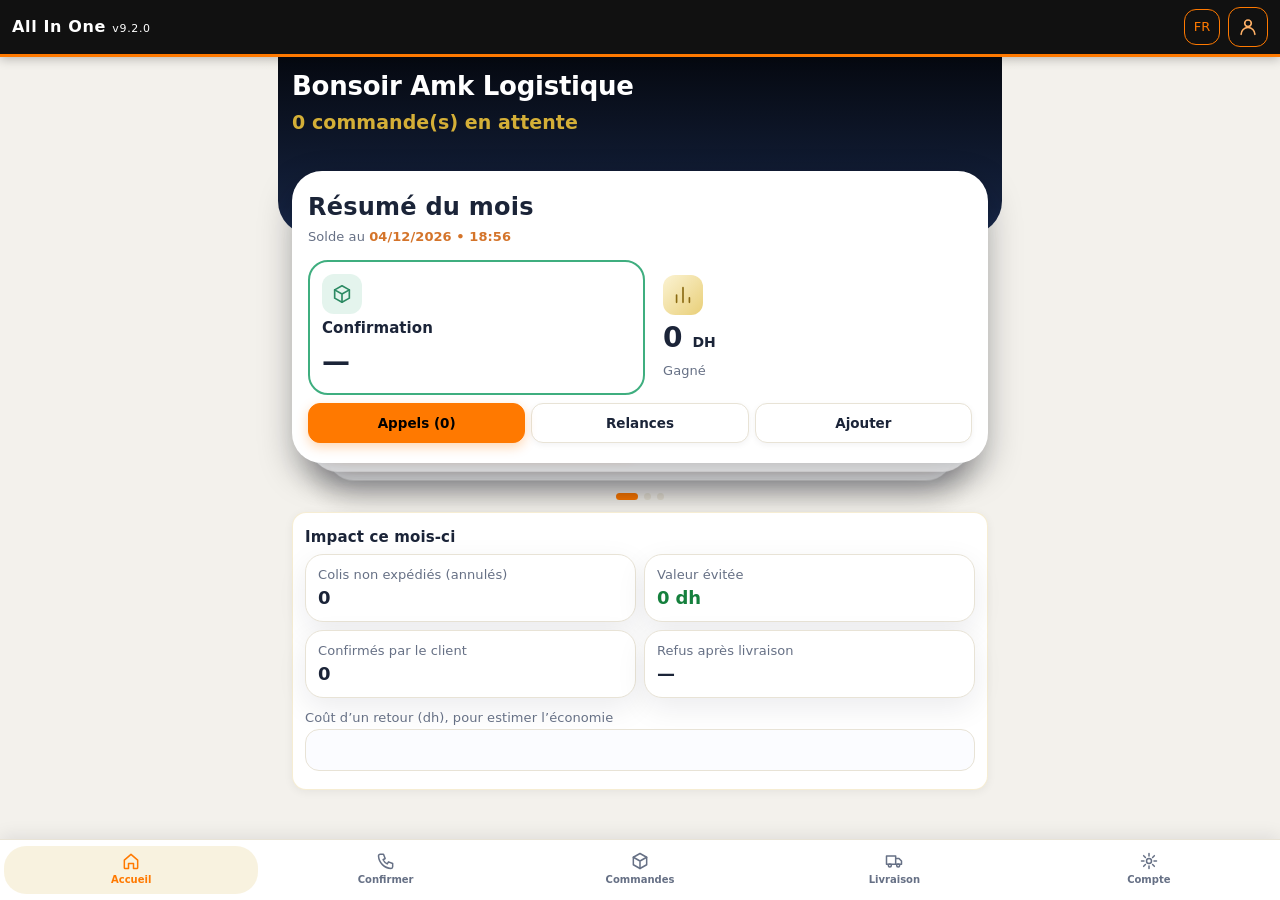
<file: index.html>
<!DOCTYPE html>
<html lang="fr"><head><meta charset="utf-8">
<meta name="viewport" content="width=device-width, initial-scale=1, viewport-fit=cover">
<title>All In One · Amk Logistique</title>
<link rel="manifest" href="manifest.webmanifest">
<meta name="theme-color" content="#14213d">
<link rel="icon" href="icon-192.png">
<link rel="apple-touch-icon" href="icon-192.png">
<link rel="stylesheet" href="styles.css"></head>
<body>
<header><h1>All In One <small id="ver"></small></h1><button id="hl" data-act="lang" aria-label="Langue">FR</button><button data-act="tab" data-v="set" aria-label="Réglages" id="hs"></button></header>
<div id="app"></div><div id="dl"></div>
<nav id="nav"></nav>
<script src="app.js"></script>
<script src="cloud.js"></script>
</body></html>
</file>
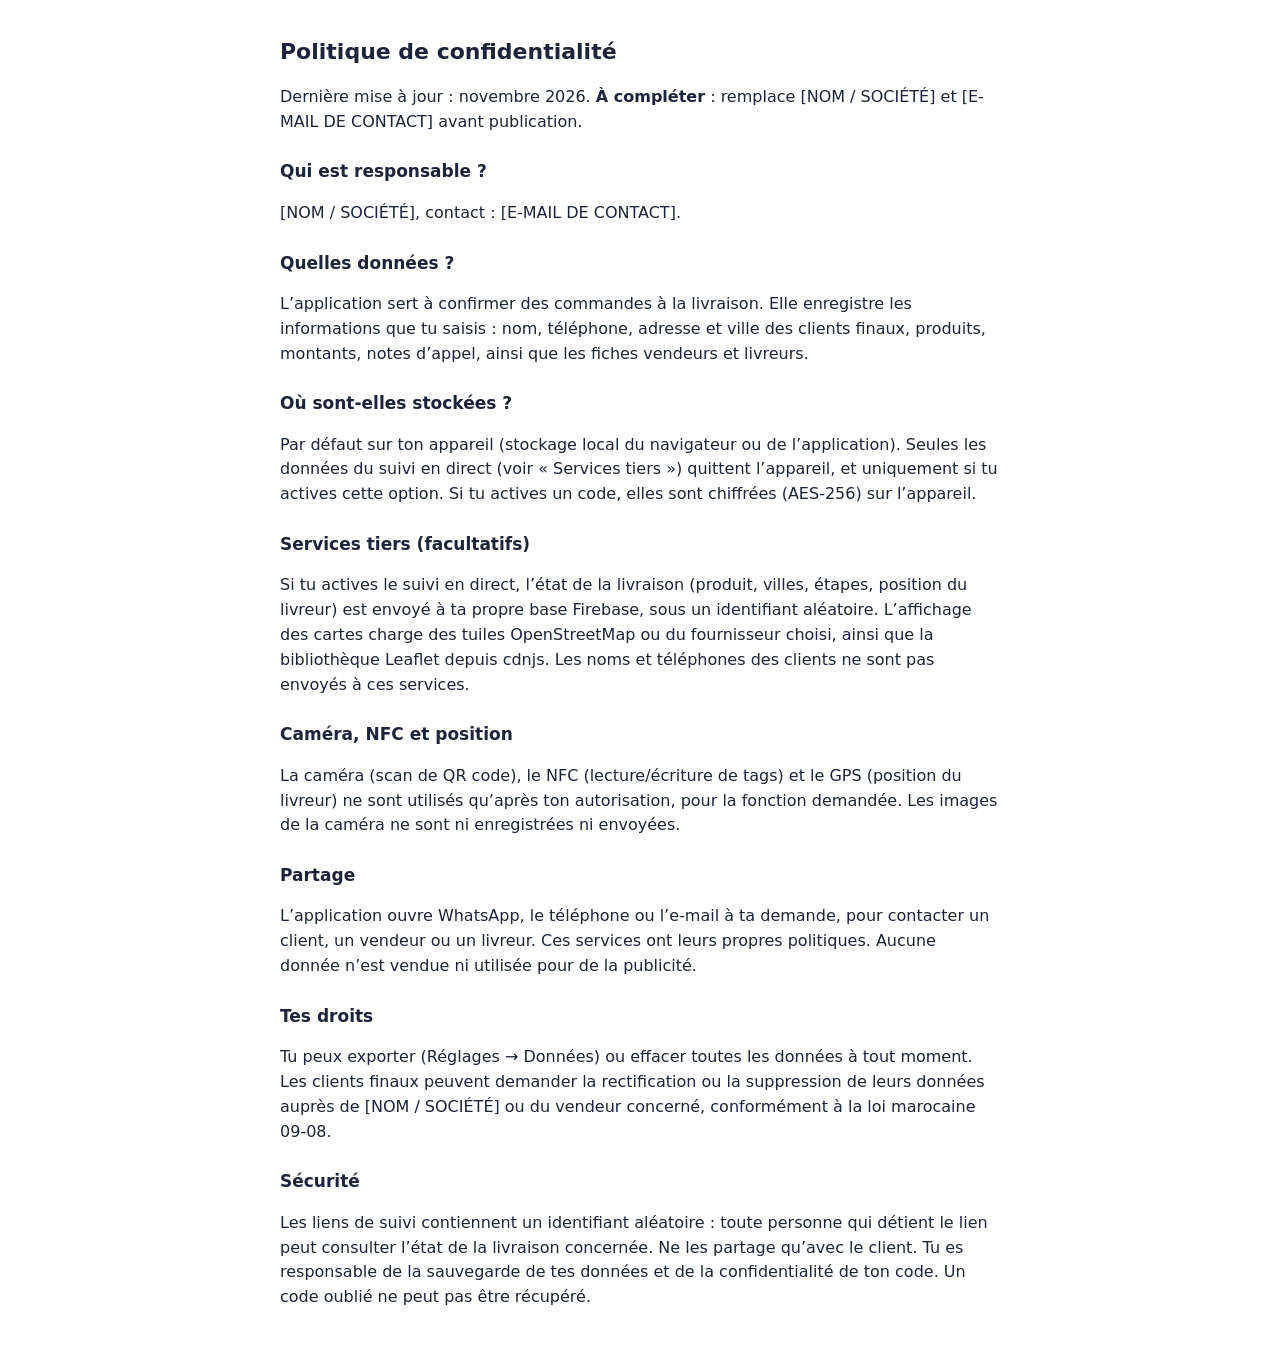
<file: privacy.html>
<!DOCTYPE html><html lang="fr"><head><meta charset="utf-8"><meta name="viewport" content="width=device-width,initial-scale=1"><title>Politique de confidentialité – Confirmation COD</title>
<style>body{font:16px/1.55 system-ui,sans-serif;max-width:720px;margin:0 auto;padding:20px;color:#1b2438}h1{font-size:22px}h2{font-size:17px;margin-top:24px}</style></head><body>
<h1>Politique de confidentialité</h1>
<p>Dernière mise à jour : novembre 2026. <b>À compléter</b> : remplace [NOM / SOCIÉTÉ] et [E-MAIL DE CONTACT] avant publication.</p>
<h2>Qui est responsable ?</h2><p>[NOM / SOCIÉTÉ], contact : [E-MAIL DE CONTACT].</p>
<h2>Quelles données ?</h2><p>L’application sert à confirmer des commandes à la livraison. Elle enregistre les informations que tu saisis : nom, téléphone, adresse et ville des clients finaux, produits, montants, notes d’appel, ainsi que les fiches vendeurs et livreurs.</p>
<h2>Où sont-elles stockées ?</h2><p>Par défaut sur ton appareil (stockage local du navigateur ou de l’application). Seules les données du suivi en direct (voir « Services tiers ») quittent l’appareil, et uniquement si tu actives cette option. Si tu actives un code, elles sont chiffrées (AES-256) sur l’appareil.</p>
<h2>Services tiers (facultatifs)</h2><p>Si tu actives le suivi en direct, l’état de la livraison (produit, villes, étapes, position du livreur) est envoyé à ta propre base Firebase, sous un identifiant aléatoire. L’affichage des cartes charge des tuiles OpenStreetMap ou du fournisseur choisi, ainsi que la bibliothèque Leaflet depuis cdnjs. Les noms et téléphones des clients ne sont pas envoyés à ces services.</p><h2>Caméra, NFC et position</h2><p>La caméra (scan de QR code), le NFC (lecture/écriture de tags) et le GPS (position du livreur) ne sont utilisés qu’après ton autorisation, pour la fonction demandée. Les images de la caméra ne sont ni enregistrées ni envoyées.</p><h2>Partage</h2><p>L’application ouvre WhatsApp, le téléphone ou l’e-mail à ta demande, pour contacter un client, un vendeur ou un livreur. Ces services ont leurs propres politiques. Aucune donnée n’est vendue ni utilisée pour de la publicité.</p>
<h2>Tes droits</h2><p>Tu peux exporter (Réglages → Données) ou effacer toutes les données à tout moment. Les clients finaux peuvent demander la rectification ou la suppression de leurs données auprès de [NOM / SOCIÉTÉ] ou du vendeur concerné, conformément à la loi marocaine 09-08.</p>
<h2>Sécurité</h2><p>Les liens de suivi contiennent un identifiant aléatoire : toute personne qui détient le lien peut consulter l’état de la livraison concernée. Ne les partage qu’avec le client. Tu es responsable de la sauvegarde de tes données et de la confidentialité de ton code. Un code oublié ne peut pas être récupéré.</p>
</body></html>
</file>
<file: styles.css>
/* Confirmation COD 7.6.0 - styles */
:root{--bg:#f4f7fc;--card:#fff;--tx:#1b2438;--mut:#667085;--br:#e3e8f2;--ac:#14213d;--gold:#d4af37;--gold2:#f6dc85;--ok:#15803d;--okbg:#e3f6ea;--ko:#b42318;--kobg:#fdeaea;--wa:#8a6a12;--wabg:#fff4d6;--in:#fbfcff}
@media (prefers-color-scheme:dark){:root{--bg:#0b0f1a;--card:#121a2b;--tx:#eef1f7;--mut:#9aa6bd;--br:#25304a;--ac:#f6dc85;--ok:#5fe3a1;--okbg:#0f3a2a;--ko:#ff9a9a;--kobg:#4a1717;--wa:#f4d77a;--wabg:#3b2f0a;--in:#0e1524}}
*{box-sizing:border-box}
html,body{margin:0}
body{background:var(--bg);color:var(--tx);font:15px/1.4 -apple-system,"Segoe UI",system-ui,Roboto,Arial,sans-serif;padding:0 0 calc(76px + env(safe-area-inset-bottom,0px));-webkit-font-smoothing:antialiased}
header{position:sticky;top:0;z-index:20;display:flex;align-items:center;gap:10px;padding:calc(10px + env(safe-area-inset-top,0px)) 14px 10px;background:var(--card);border-bottom:1px solid var(--br)}
header h1{flex:1;margin:0;font-size:17px;color:var(--tx)}
header h1 small{color:var(--mut);font-weight:400;font-size:11px}
header button{border:1px solid var(--br);background:var(--card);color:var(--tx);border-radius:10px;min-width:40px;min-height:40px;font:inherit;font-size:13px;cursor:pointer}
#app{max-width:760px;margin:0 auto;padding:12px 14px}
h2{font-size:16px;margin:4px 0 8px}
.mut{color:var(--mut);font-size:13px}
.card{background:var(--card);border:1px solid var(--br);border-radius:16px;padding:14px;margin-bottom:10px;box-shadow:0 4px 16px rgba(20,33,61,.05)}
.row{display:flex;justify-content:space-between;align-items:center;gap:8px}
.tag{font-size:12px;background:var(--wabg);color:var(--wa);padding:2px 9px;border-radius:99px;white-space:nowrap}
.tag.ok{background:var(--okbg);color:var(--ok)}.tag.ko{background:var(--kobg);color:var(--ko)}
.btns{display:flex;gap:6px;margin-top:8px;flex-wrap:wrap}
.b{flex:1;min-width:84px;min-height:44px;text-align:center;text-decoration:none;display:inline-flex;align-items:center;justify-content:center;gap:5px;border:1px solid var(--br);background:var(--card);color:var(--tx);border-radius:12px;padding:8px 8px;font:inherit;font-size:14px;font-weight:600;cursor:pointer;touch-action:manipulation}
.b.ok{background:var(--okbg);color:var(--ok);border-color:transparent}.b.ko{background:var(--kobg);color:var(--ko);border-color:transparent}.b.wa{background:var(--wabg);color:var(--wa);border-color:transparent}
.b.pri{background:linear-gradient(135deg,var(--gold2),var(--gold) 55%,#b8921f);color:#1a1405;border-color:transparent}
.b.sm{min-height:36px;font-size:13px;min-width:60px}
.b.full{width:100%;flex:none}
input,select,textarea{width:100%;font:inherit;font-size:16px;min-height:44px;padding:10px;border:1px solid var(--br);border-radius:12px;background:var(--in);color:var(--tx);margin:3px 0 8px}
textarea{min-height:90px}
label{font-size:13px;color:var(--mut)}
input:focus,select:focus,textarea:focus{outline:2px solid var(--gold);border-color:transparent}
.grid{display:grid;grid-template-columns:1fr 1fr;gap:8px;margin-bottom:10px}
.kpi{background:var(--card);border:1px solid var(--br);border-radius:14px;padding:10px 12px}
.kpi b{display:block;font-size:20px;margin-top:2px}
.kpi.g b{color:var(--ok)}.kpi.r b{color:var(--ko)}
.msg{background:var(--okbg);color:var(--ok);padding:9px 12px;border-radius:12px;margin-bottom:10px}
.msg.err{background:var(--kobg);color:var(--ko)}
.alert{background:var(--wabg);color:var(--wa);padding:9px 12px;border-radius:12px;margin-bottom:8px;font-size:14px}
.chips{display:flex;gap:6px;overflow-x:auto;margin:6px 0 10px;scrollbar-width:none}
.chip{flex:0 0 auto;border:1px solid var(--br);background:var(--card);color:var(--tx);border-radius:99px;padding:8px 14px;font:inherit;font-size:13px;font-weight:600;cursor:pointer;min-height:38px}
.chip.on{background:var(--ac);border-color:var(--ac);color:var(--card)}
.wrap{overflow-x:auto}
table{border-collapse:collapse;width:100%;font-size:13px}
td,th{padding:7px 6px;border-bottom:1px solid var(--br);text-align:left;white-space:nowrap}
th{color:var(--mut);font-size:11.5px;text-transform:uppercase;letter-spacing:.4px}
td.n,th.n{text-align:right}
.s-Confirmé{color:var(--ok)}.s-Annulé,.s-Refusé{color:var(--ko)}.s-Injoignable{color:var(--wa)}
.stp{display:flex;gap:4px;margin:10px 0}.st{flex:1;text-align:center;font-size:11px;color:var(--mut);line-height:1.2}
.st i{display:flex;width:26px;height:26px;margin:0 auto 4px;border-radius:50%;background:var(--br);align-items:center;justify-content:center;font-style:normal;font-weight:700;color:var(--tx)}
.st.on{color:var(--tx)}.st.on i{background:linear-gradient(135deg,var(--gold2),#a98319);color:#111}
nav{position:fixed;left:0;right:0;bottom:0;z-index:30;display:flex;background:var(--card);border-top:1px solid var(--br);padding:4px 2px calc(4px + env(safe-area-inset-bottom,0px));box-shadow:0 -6px 20px rgba(20,33,61,.07)}
nav button{flex:1;position:relative;border:0;background:none;color:var(--mut);font:inherit;font-size:10.5px;font-weight:600;padding:6px 0;display:flex;flex-direction:column;align-items:center;gap:2px;cursor:pointer;min-height:48px}
nav button.on{color:var(--ac)}
nav button.on .i{color:#a98319}
nav .bd{position:absolute;top:2px;left:calc(50% + 6px);background:#dc2626;color:#fff;font-size:10px;border-radius:99px;padding:1px 5px;min-width:16px}
.i{width:22px;height:22px;stroke:currentColor;fill:none;stroke-width:1.8;stroke-linecap:round;stroke-linejoin:round}
.i.s{width:1.1em;height:1.1em;vertical-align:-.18em}
.vc{cursor:pointer}
.lock{max-width:340px;margin:12vh auto 0}
.inv{background:#fff;color:#111;border-radius:12px;padding:18px}.inv td,.inv th{color:#111}
@media print{header,nav,.noprint{display:none!important}body{background:#fff;padding:0}#app{max-width:none;padding:0}.inv{box-shadow:none;border:0}}
[dir=rtl] td,[dir=rtl] th{text-align:right}[dir=rtl] td.n,[dir=rtl] th.n{text-align:left}

.grid3{display:grid;grid-template-columns:repeat(3,1fr);gap:8px;margin-bottom:10px}
.g4{display:grid;grid-template-columns:repeat(4,1fr);gap:6px;margin:10px 0}.g4 .kpi{padding:8px 4px;text-align:center}.g4 .kpi span{font-size:10px}.g4 .kpi b{font-size:18px}
.kpi.okk b{color:var(--ok)}.kpi.kok b{color:var(--ko)}
.pg{display:grid;grid-template-columns:repeat(auto-fill,minmax(150px,1fr));gap:10px;margin-bottom:10px}
.pc{position:relative;background:var(--card);border:1px solid var(--br);border-radius:16px;overflow:hidden}
.pc>img,.pc .ph{width:100%;aspect-ratio:1;object-fit:cover;display:flex;align-items:center;justify-content:center;color:var(--mut);background:var(--in)}
.pc .ph .i{width:34px;height:34px}
.pb{padding:8px}.pn{font-size:13px;overflow:hidden;text-overflow:ellipsis;white-space:nowrap}.px{color:var(--wa);font-weight:700;margin:2px 0}
.pb .b{min-width:0;padding:8px 4px}
.pc .bd{position:absolute;top:6px;left:6px;background:#dc2626;color:#fff;font-size:11px;font-weight:700;padding:2px 6px;border-radius:6px}
.old{color:var(--mut);text-decoration:line-through;font-size:12px;font-weight:400;margin-left:6px}
.big{width:100%;aspect-ratio:1;object-fit:cover;border-radius:14px;display:block}
.th{display:flex;gap:6px;margin:8px 0}.th img{width:56px;height:56px;object-fit:cover;border-radius:10px;border:2px solid transparent;cursor:pointer}.th img.on{border-color:var(--gold)}
.cover{height:84px;border-radius:16px 16px 0 0;background:linear-gradient(120deg,#0b1f5c,#1d4ed8 55%,#d4af37)}
.vhead{display:flex;gap:12px;align-items:flex-end;margin:-44px 12px 10px}
.av{border-radius:50%;object-fit:cover;background:linear-gradient(145deg,#f6dc85,#a98319);color:#1a1405;font-weight:700;display:flex;align-items:center;justify-content:center;border:3px solid var(--card);flex:0 0 auto}
.vc{display:flex;gap:12px;align-items:center;cursor:pointer}.vc .av{border-width:2px}.vi{min-width:0;flex:1}
.map3d{perspective:900px;overflow:hidden;position:relative;max-width:560px;margin:0 auto}
.map3d svg{display:block;width:100%;max-height:68vh;margin:-34px 0 -10px;transform:rotateX(38deg);transform-origin:50% 55%;filter:drop-shadow(0 22px 16px rgba(0,0,0,.65))}
.map3d.flat svg{transform:none;margin:0}
.mctl{position:absolute;right:6px;top:6px;display:flex;flex-direction:column;gap:6px;z-index:2}
.mctl button{min-width:36px;height:36px;border-radius:10px;border:1px solid rgba(212,175,55,.5);background:rgba(10,15,29,.88);color:#f6dc85;font:inherit;font-size:18px;cursor:pointer}.mctl button:last-child{font-size:11px;padding:0 8px}
.lslot{margin:8px 0}.lmap{height:min(64vh,520px);min-height:340px;border-radius:16px;overflow:hidden;border:1px solid var(--br);position:relative;z-index:0;isolation:isolate}
.lpin{position:relative}.lpin .pin{width:18px;height:18px;border-radius:50% 50% 50% 0;transform:rotate(-45deg);border:2px solid #fff;box-shadow:0 2px 6px rgba(0,0,0,.45);margin:-20px 0 0 -9px}
.lpin span{position:absolute;left:12px;top:-30px;white-space:nowrap;background:#fff;border:1px solid #e3e8f2;border-radius:8px;padding:2px 7px;font:700 11px system-ui,sans-serif;color:#14213d;box-shadow:0 1px 5px rgba(0,0,0,.25)}
.lsc{background:none;border:0;filter:drop-shadow(0 3px 4px rgba(0,0,0,.35))}.lbtns .b{min-width:130px}
.pbar{height:8px;border-radius:99px;background:var(--br);overflow:hidden;margin:8px 0}.pbar i{display:block;height:100%;background:linear-gradient(90deg,#f6dc85,#d4af37)}.live{color:var(--ok);font-size:12px}
.calc{max-width:360px;background:#000;border-radius:30px;padding:14px;margin:0 auto;border:1px solid rgba(212,175,55,.3)}
.cdisp{display:flex;align-items:flex-end;justify-content:flex-end;min-height:104px;padding:10px 8px 14px;color:#fff;font-weight:200;white-space:nowrap;overflow:hidden}
.ckeys{display:grid;grid-template-columns:repeat(4,1fr);gap:12px}
.k{aspect-ratio:1;border:0;border-radius:50%;background:#333;color:#fff;font:inherit;font-size:28px;cursor:pointer}.k:active{filter:brightness(1.5)}
.k.f{background:#a5a5a5;color:#000}.k.o{background:linear-gradient(145deg,#f6dc85,#c9a227);color:#111;font-size:34px}.k.o.act{background:#fff;color:#c9a227}
.k.z{grid-column:span 2;aspect-ratio:auto;border-radius:999px;text-align:left;padding-left:9%}

@keyframes rise{from{opacity:0;transform:translateY(8px)}to{opacity:1;transform:none}}
@keyframes pls{0%{box-shadow:0 0 0 0 rgba(212,175,55,.65)}100%{box-shadow:0 0 0 12px rgba(212,175,55,0)}}
@keyframes shk{20%,60%{transform:translateX(-7px)}40%,80%{transform:translateX(7px)}}
@keyframes fal{to{transform:translateY(105vh) rotate(540deg)}}
@keyframes drw{to{stroke-dashoffset:0}}
@keyframes grw{from{width:0}}
#app.tin{animation:rise .28s ease-out}
.b{transition:transform .12s}.b:active{transform:scale(.96)}
.st.on:not(:has(~.st.on)) i{animation:pls 1.6s infinite}
.pbar i{animation:grw .9s ease-out}
.cc{border-color:var(--gold)}
.code{display:flex;gap:8px;justify-content:center;margin:10px 0}
.code i{font:700 28px/1 ui-monospace,Menlo,monospace;font-style:normal;background:var(--in);border:1px solid var(--gold);border-radius:12px;padding:12px 0;width:52px;text-align:center}
.stars{display:flex;gap:6px;justify-content:center;margin:6px 0}
.stars button{border:0;background:none;font-size:36px;line-height:1;color:var(--br);cursor:pointer;transition:transform .15s,color .15s;min-width:44px;min-height:44px}
.stars button.on,.stars button:hover{color:var(--gold);transform:scale(1.12)}
details.fq{border-top:1px solid var(--br);padding:8px 0}details.fq summary{cursor:pointer;font-weight:600;min-height:32px}details.fq p{margin:6px 0 0}
.cf{position:fixed;top:-16px;width:9px;height:14px;z-index:99;pointer-events:none;animation:fal 2.4s ease-in forwards}
.tst{position:fixed;left:12px;right:12px;bottom:calc(84px + env(safe-area-inset-bottom,0px));z-index:60;background:var(--ac);color:var(--card);border-radius:14px;padding:12px;text-align:center;animation:rise .25s}
.shake{animation:shk .4s}
.chk{stroke:var(--ok);stroke-width:4;fill:none;stroke-linecap:round;stroke-dasharray:60;stroke-dashoffset:60;animation:drw .5s .1s forwards}
@media(prefers-reduced-motion:reduce){*,*::before,*::after{animation:none!important;transition:none!important}}

/* ===== Premium 7.7 : thème haut de gamme (marine + or) ===== */
:root{--bg:#f3f1ec;--card:#ffffff;--br:#e8e3d6;--ac:#0b1224;--rad:20px;--sh:0 10px 30px rgba(11,18,36,.08)}
@media (prefers-color-scheme:dark){:root{--bg:#070b14;--card:#0f1627;--br:#222c45;--sh:0 10px 30px rgba(0,0,0,.45)}}
body{font-family:"Inter","SF Pro Display",-apple-system,"Segoe UI",system-ui,Roboto,sans-serif;letter-spacing:.005em;padding-bottom:calc(104px + env(safe-area-inset-bottom,0px))}
header{background:linear-gradient(135deg,#070b14,#14213d 70%,#1c2d52);border-bottom:1px solid rgba(212,175,55,.45);box-shadow:0 6px 24px rgba(7,11,20,.35);-webkit-backdrop-filter:blur(10px);backdrop-filter:blur(10px)}
header h1{color:#fff;font-size:18px;letter-spacing:.04em;font-weight:700}
header h1 small{color:var(--gold2);letter-spacing:.06em}
header button{background:rgba(255,255,255,.08);border:1px solid rgba(212,175,55,.4);color:var(--gold2);border-radius:12px}
#app{padding:16px 14px}
h2{font-size:17px;font-weight:700;letter-spacing:.01em;margin:2px 0 6px}
.card{border-radius:var(--rad);padding:16px;box-shadow:var(--sh);border:1px solid var(--br);transition:transform .15s,box-shadow .15s}
.b{border-radius:14px;min-height:46px;font-weight:650;box-shadow:0 2px 6px rgba(11,18,36,.05)}
.b.pri{background:linear-gradient(135deg,#f6dc85,#d4af37 55%,#b8921f);box-shadow:0 6px 16px rgba(212,175,55,.35);color:#1a1405}
input,select,textarea{border-radius:14px;background:var(--in);border:1px solid var(--br)}
.kpi{border-radius:18px;box-shadow:var(--sh)}
.kpi b{font-size:22px;letter-spacing:-.01em}
.sec{font-size:12px;font-weight:800;text-transform:uppercase;letter-spacing:.14em;color:#a98319;margin:18px 4px 8px;display:flex;align-items:center;gap:10px}
.sec:after{content:"";flex:1;height:1px;background:linear-gradient(90deg,rgba(212,175,55,.55),transparent)}
.pg .tile{cursor:pointer;margin:0;text-align:left;display:flex;flex-direction:column;gap:3px}
.tile:active{transform:scale(.97)}
.tile .ti{width:40px;height:40px;border-radius:12px;display:flex;align-items:center;justify-content:center;background:linear-gradient(135deg,rgba(246,220,133,.35),rgba(212,175,55,.18));color:#a98319;margin-bottom:6px}
.tile b{font-size:14.5px}.tile .mut{font-size:11.5px}
.hero{background:linear-gradient(135deg,#0b1224,#1c2d52);border:1px solid rgba(212,175,55,.5);color:#fff}
.hero .mut{color:var(--gold2)}.hero .arr{font-size:30px;color:var(--gold);line-height:1}
nav{left:10px;right:10px;bottom:calc(10px + env(safe-area-inset-bottom,0px));border:1px solid rgba(212,175,55,.35);border-radius:24px;padding:5px 4px;background:rgba(11,18,36,.94);-webkit-backdrop-filter:blur(14px);backdrop-filter:blur(14px);box-shadow:0 14px 34px rgba(7,11,20,.45)}
nav button{color:#9fb0d0;border-radius:18px}
nav button.on{color:var(--gold2);background:rgba(212,175,55,.14)}
nav button.on .i{color:var(--gold)}
.tst{bottom:calc(98px + env(safe-area-inset-bottom,0px))}
@media (min-width:760px){nav{left:50%;right:auto;width:560px;transform:translateX(-50%)}}

/* ===== 7.8 : structure marketplace ===== */
.hsr{display:flex;align-items:center;gap:10px;background:var(--card);border:1px solid var(--br);border-radius:99px;padding:0 16px;margin:0 0 12px;box-shadow:var(--sh)}
.hsr .i{color:#a98319;flex:0 0 auto}
.hsr input{border:0;background:none;margin:0;min-height:50px;padding:0;outline:0!important}
.hl{font-size:20px;font-weight:800;letter-spacing:-.01em;margin:0 2px 12px;line-height:1.2}
.bnr{display:flex;gap:12px;overflow-x:auto;scroll-snap-type:x mandatory;margin:0 -14px 8px;padding:0 14px;scrollbar-width:none}
.bnr::-webkit-scrollbar,.hrow::-webkit-scrollbar{display:none}
.bn{flex:0 0 86%;scroll-snap-align:center;position:relative;overflow:hidden;min-height:176px;border-radius:26px;padding:20px;color:#fff;display:flex;flex-direction:column;justify-content:space-between;background:linear-gradient(135deg,#070b14,#14213d 60%,#1c2d52);border:1px solid rgba(212,175,55,.5);box-shadow:var(--sh);cursor:pointer}
.bn:after{content:"";position:absolute;right:-40px;top:-40px;width:170px;height:170px;border-radius:50%;background:radial-gradient(circle,rgba(246,220,133,.35),transparent 70%)}
.bn.g2{background:linear-gradient(135deg,#1a1405,#5c4410 60%,#a98319)}
.bn.g3{background:linear-gradient(135deg,#0b2a22,#14513f 65%,#1f7a5e)}
.bn small{font-size:11px;font-weight:800;letter-spacing:.14em;text-transform:uppercase;color:var(--gold2)}
.bn strong{display:block;font-size:42px;line-height:1.05;font-weight:800;letter-spacing:-.02em;margin-top:6px}
.bn span.go{align-self:flex-start;font-weight:700;font-size:14px;color:#1a1405;background:linear-gradient(135deg,#f6dc85,#d4af37);padding:8px 16px;border-radius:99px;position:relative;z-index:1}
.dots{display:flex;gap:6px;justify-content:center;margin:0 0 14px}
.dots i{width:7px;height:7px;border-radius:99px;background:var(--br);transition:all .2s}
.dots i.on{width:22px;background:#d4af37}
.hrow{display:flex;gap:10px;overflow-x:auto;scroll-snap-type:x proximity;scrollbar-width:none;margin:0 -16px;padding:2px 16px}
.dk{background:#2b2d3a;border-radius:28px;padding:18px 16px 16px;margin:0 0 14px;color:#fff;box-shadow:var(--sh)}
.dk h3,.fl h3{margin:0 0 12px;font-size:20px;font-weight:800;letter-spacing:-.01em}
.dc{flex:0 0 150px;background:#0a0d16;border:1px solid rgba(212,175,55,.3);border-radius:22px;padding:14px;display:flex;flex-direction:column;align-items:center;text-align:center;gap:8px;min-height:190px}
.dc small{font-size:12.5px;font-weight:700}
.dc .orb{width:58px;height:58px;border-radius:50%;background:linear-gradient(145deg,#f6dc85,#b8921f);color:#1a1405;display:flex;align-items:center;justify-content:center}
.dc .orb .i{width:28px;height:28px}
.dc b{font-size:20px;color:var(--gold2)}.dc span{font-size:11px;background:#fff;color:#0a0d16;font-weight:700;padding:4px 10px;border-radius:99px;margin-top:auto}
.fl{background:linear-gradient(160deg,#3a0d1c,#6b1730 70%,#8a2340);border:1px solid rgba(212,175,55,.4);border-radius:28px;padding:18px 16px;margin:0 0 14px;color:#fff;box-shadow:var(--sh)}
.fl h3{margin:0;font-size:26px}
.fl .arrb{background:#fff;color:#6b1730;font-weight:800;border-radius:99px;padding:6px 22px;font-size:20px;cursor:pointer}
.pill{display:inline-flex;align-items:center;gap:6px;background:#fff;color:#6b1730;font-weight:800;border-radius:12px;padding:6px 12px;margin:10px 0 12px;font-size:17px}
.oc{flex:0 0 170px;background:#fff;color:#111;border-radius:20px;padding:10px;border:1px solid rgba(212,175,55,.5)}
.oc .mut{color:#667085}
.ph0{position:relative;height:120px;border-radius:14px;background:linear-gradient(145deg,#fbf3d3,#e9cf78);display:flex;align-items:center;justify-content:center;font-size:48px;font-weight:800;color:#a98319;margin-bottom:8px}
.plus{position:absolute;right:8px;top:8px;width:46px;height:46px;border-radius:50%;background:#14213d;color:#f6dc85;display:flex;align-items:center;justify-content:center;text-decoration:none}
.on1{font-weight:700;font-size:14px;overflow:hidden;text-overflow:ellipsis;white-space:nowrap}
.oc .mut{font-size:12px;overflow:hidden;text-overflow:ellipsis;white-space:nowrap}
nav{left:0!important;right:0!important;width:auto!important;transform:none!important;bottom:0!important;border-radius:0!important;border:0;border-top:1px solid var(--br)!important;background:var(--card)!important;box-shadow:0 -4px 16px rgba(11,18,36,.08)!important;padding:6px 4px calc(6px + env(safe-area-inset-bottom,0px))!important}
nav button{color:var(--mut)!important;background:none!important;font-size:12px;font-weight:600}
nav button.on{color:#a98319!important}nav button.on .i{color:#d4af37!important}
body{padding-bottom:calc(84px + env(safe-area-inset-bottom,0px))}
.tst{bottom:calc(76px + env(safe-area-inset-bottom,0px))}

/* ===== 7.8b : haut façon Max it (fond sombre, cercles, grande carte) ===== */
.mx{margin:-16px -14px 0;padding:18px 14px 84px;background:linear-gradient(180deg,#05080f,#14213d 85%,#1c2d52);border-radius:0 0 34px 34px;color:#fff}
.gr{font-size:26px;font-weight:800;letter-spacing:-.01em}
.gs{color:#d4af37;font-size:19px;font-weight:700;margin:4px 0 16px}
.rings{margin:0 -14px;padding:2px 14px;gap:14px}
.rg{flex:0 0 78px;text-align:center;cursor:pointer;font-size:12.5px;font-weight:600}
.rg span{display:block;margin-top:7px;color:#fff}
.ring{position:relative;width:74px;height:74px;border-radius:50%;padding:3px;margin:0 auto;background:conic-gradient(#f6dc85,#b8921f,#f6dc85)}
.rin{width:100%;height:100%;border-radius:50%;background:#0a0d16;display:flex;align-items:center;justify-content:center;color:#f6dc85}
.rin .i{width:30px;height:30px}
.rb{position:absolute;top:-2px;right:-2px;min-width:22px;height:22px;border-radius:99px;background:#d4af37;color:#1a1405;font-size:12px;font-weight:800;display:flex;align-items:center;justify-content:center;padding:0 5px}
.mxw{position:relative;margin:-64px 0 26px}
.mxw:before,.mxw:after{content:"";position:absolute;left:20px;right:20px;bottom:-9px;height:30px;background:var(--card);opacity:.7;border-radius:0 0 28px 28px;box-shadow:var(--sh)}
.mxw:after{left:38px;right:38px;bottom:-18px;opacity:.4}
.mxc{position:relative;z-index:1;background:var(--card);border-radius:30px;padding:20px 16px 16px;box-shadow:0 14px 34px rgba(7,11,20,.28)}
.mxc h2{font-size:24px;margin:0 0 4px;font-weight:800}
.sbx{display:flex;gap:12px;align-items:stretch;margin:14px 0 6px}
.sb{flex:1;border:2px solid #3fae7f;border-radius:20px;padding:12px;display:flex;flex-direction:column;gap:4px}
.sb .si,.sb2 .si2{width:40px;height:40px;border-radius:12px;display:flex;align-items:center;justify-content:center;background:rgba(63,174,127,.14);color:#2c8a63}
.sb span{font-size:15px;font-weight:600}.sb b{font-size:28px;letter-spacing:-.02em}
.sb2{flex:1;display:flex;flex-direction:column;gap:4px;justify-content:center;padding-left:6px}
.sb2 .si2{background:linear-gradient(135deg,#fbf3d3,#e9cf78);color:#8a6a12}
.sb2 b{font-size:28px}.sb2 b small{font-size:14px;font-weight:700}.sb2 span{font-size:13px;color:var(--mut)}
nav button.on{background:rgba(212,175,55,.16)!important;border-radius:22px}

/* ===== 7.9 : menu langue ===== */
.lgm{position:fixed;top:calc(58px + env(safe-area-inset-top,0px));right:12px;z-index:80;background:var(--card);border:1px solid rgba(212,175,55,.5);border-radius:18px;padding:6px;box-shadow:0 14px 34px rgba(7,11,20,.4);display:flex;flex-direction:column;min-width:170px}
.lgm button{border:0;background:none;color:var(--tx);font:inherit;font-size:16px;font-weight:600;text-align:start;padding:12px 14px;border-radius:12px;cursor:pointer}
.lgm button.on{background:rgba(212,175,55,.18);color:#a98319}
[dir=rtl] .lgm{right:auto;left:12px}

/* ===== 8.0 : suivi façon Waze ===== */
.vh{position:relative;width:46px;height:46px;display:flex;align-items:center;justify-content:center;transition:transform .12s linear;filter:drop-shadow(0 3px 4px rgba(0,0,0,.45))}
.vh svg{position:relative;z-index:1}
.vh .pulse{position:absolute;inset:4px;border-radius:50%;background:rgba(34,211,238,.4);animation:pls 1.8s ease-out infinite}
@keyframes pls{from{transform:scale(.6);opacity:.9}to{transform:scale(2.2);opacity:0}}
path.rflow{animation:rfl .9s linear infinite}
@keyframes rfl{to{stroke-dashoffset:-15}}
.lchip{position:absolute;left:10px;bottom:28px;z-index:1000;background:#0b1f5c;color:#fff;border:1px solid #22d3ee;border-radius:14px;padding:7px 13px;font-weight:800;font-size:15px;pointer-events:none;box-shadow:0 4px 14px rgba(0,0,0,.4)}
.lfb.on{background:linear-gradient(135deg,#22d3ee,#0ea5c6)!important;color:#05263a!important;border-color:#22d3ee!important}

/* ===== 8.2 : simulation + véhicules ===== */
.vh svg{transform:scale(var(--vs,1));transition:transform .25s;transform-origin:center}
.sim{margin:8px 0 6px;padding:12px;border:1px solid rgba(212,175,55,.45);border-radius:18px;background:var(--card)}
.srow{display:flex;gap:8px;align-items:center;margin-top:8px}.srow select{flex:1;margin:0;min-width:0}.srow .b{flex:1;text-align:center;text-decoration:none}

/* ===== 8.3 : zoom destination ===== */
.poi .pm{display:flex;flex-direction:column;align-items:center;transform:translate(0,-2px)}
.poi .pm b{width:34px;height:34px;border-radius:50%;background:#fff;border:2px solid #d4af37;display:flex;align-items:center;justify-content:center;font-size:18px;box-shadow:0 3px 8px rgba(0,0,0,.35)}
.poi .pm.big b{width:44px;height:44px;font-size:24px;background:#14213d;border-color:#f6dc85}
.poi .pm i{font-style:normal;font-size:11px;font-weight:700;background:rgba(255,255,255,.92);color:#111;border-radius:8px;padding:1px 6px;margin-top:2px;white-space:nowrap;max-width:110px;overflow:hidden;text-overflow:ellipsis}
.poibox{position:absolute;left:10px;right:10px;top:10px;z-index:1000;background:rgba(11,31,92,.94);color:#fff;border:1px solid #d4af37;border-radius:16px;padding:10px 14px;font-size:13px;pointer-events:none;box-shadow:0 6px 18px rgba(0,0,0,.4)}
.poibox b{font-size:16px;display:block;margin-bottom:4px;color:#f6dc85}

/* ===== 8.4 : cartes du haut à faire glisser (façon Max it) ===== */
.mxw:before,.mxw:after{display:none!important}
.mxw{margin:-64px 0 12px}
.mxs{display:flex;gap:12px;overflow-x:auto;scroll-snap-type:x mandatory;-webkit-overflow-scrolling:touch;touch-action:pan-x pan-y;margin:0 -14px;padding:0 14px 22px;scrollbar-width:none;overscroll-behavior-x:contain}
.mxs::-webkit-scrollbar{display:none}
.mxs .mxc{flex:0 0 92%;scroll-snap-align:center;scroll-snap-stop:always;box-shadow:0 10px 22px rgba(7,11,20,.22)}
.mxw>.dots{margin:-6px 0 0}
.mxw>.dots i{cursor:pointer}

/* ===== 8.5 : rapport de la semaine ===== */
.rg2{display:grid;grid-template-columns:repeat(3,1fr);gap:10px}
.rg2>div{background:var(--bg,#f6f7fb);border:1px solid var(--br);border-radius:16px;padding:10px;text-align:center}
.rg2 b{display:block;font-size:26px;letter-spacing:-.02em}.rg2 span{font-size:11.5px;color:var(--mut)}
.bars{display:flex;align-items:flex-end;gap:3px;height:90px;margin:10px 0 4px}
.bars i{flex:1;background:#c9ccd4;border-radius:4px 4px 0 0;min-height:4px}.bars i.n{background:linear-gradient(180deg,#f6dc85,#b8921f)}
.bl{display:flex;justify-content:space-between;font-size:11px;color:var(--mut);margin-bottom:6px}

/* ===== 8.6 : WhatsApp en un mot ===== */
.wi{padding:10px 0;border-bottom:1px solid var(--br)}.wi:last-child{border:0}
.wbt{display:flex;gap:6px;flex-wrap:wrap;margin-top:8px}.wbt .b{flex:1;min-width:72px;padding:9px 6px;font-size:13px;text-align:center}

/* ===== 8.7 : preuve photo + finitions premium ===== */
img.pod{width:100%;border-radius:16px;margin:8px 0 6px;border:1px solid rgba(212,175,55,.5);box-shadow:0 8px 20px rgba(0,0,0,.18)}
label.b input{display:none}
.cf{position:fixed;left:50%;top:58%;z-index:120;pointer-events:none}
.cf i{position:absolute;width:8px;height:13px;border-radius:2px;animation:cfy 1.2s cubic-bezier(.2,.8,.3,1) forwards}
@keyframes cfy{0%{transform:translate(0,0) rotate(0)}40%{transform:translate(var(--x),var(--y)) rotate(var(--r))}100%{transform:translate(var(--x),calc(var(--y) + 340px)) rotate(var(--r));opacity:0}}
@keyframes fu{from{opacity:0;transform:translateY(12px)}}
.card,.bn,.dk,.fl,.mxw,.hsr{animation:fu .5s cubic-bezier(.2,.7,.2,1) both}
.card{border-radius:24px;border:1px solid rgba(212,175,55,.22);box-shadow:0 1px 0 rgba(255,255,255,.65) inset,0 12px 30px rgba(11,18,36,.09)}
.card:active,.hq:active,.dc:active{transform:scale(.99)}
.mxc .b.pri{position:relative;overflow:hidden}
.deck .mxc .b.pri:after{content:"";position:absolute;inset:0;background:linear-gradient(110deg,transparent 35%,rgba(255,255,255,.5) 50%,transparent 65%);transform:translateX(-120%);animation:shn 4s ease-in-out infinite;pointer-events:none}
@keyframes shn{to{transform:translateX(120%)}}
body{background-image:radial-gradient(900px 380px at 50% -140px,rgba(212,175,55,.16),transparent 70%);background-repeat:no-repeat}
nav button.on .i{filter:drop-shadow(0 0 6px rgba(212,175,55,.7))}
@media (prefers-reduced-motion:reduce){*,*:before,*:after{animation:none!important;transition:none!important}}

/* ===== 8.8 : onglets organisés ===== */
.tbar{display:flex;gap:8px;overflow-x:auto;margin:0 -14px 12px;padding:2px 14px;scrollbar-width:none}
.tbar::-webkit-scrollbar{display:none}
.tbar button{flex:0 0 auto;border:1px solid rgba(212,175,55,.5);background:var(--card);color:var(--tx);font:inherit;font-size:14px;font-weight:700;padding:9px 16px;border-radius:99px;box-shadow:var(--sh);cursor:pointer}
.tbar button:active{background:rgba(212,175,55,.2)}
.xs{margin-top:22px;padding-top:6px;border-top:2px dashed rgba(212,175,55,.35);scroll-margin-top:70px}

/* ===== 8.9 : accueil allégé ===== */
details.more{margin:4px 0 22px;border:1px dashed rgba(212,175,55,.5);border-radius:20px;padding:2px 12px 8px;background:var(--card)}
details.more>summary{display:flex;justify-content:space-between;align-items:center;font-weight:700;font-size:15px;padding:14px 4px;cursor:pointer;list-style:none}
details.more>summary::-webkit-details-marker{display:none}
details.more>summary:after{content:"▾";color:#a98319;font-size:18px}
details.more[open]>summary:after{content:"▴"}
.rings{justify-content:space-between}

/* ===== 9.0 : pile de cartes + sous-onglets ===== */
.deck{display:grid;padding-bottom:36px}
.deck>.mxc{grid-area:1/1;min-height:292px;touch-action:pan-y;user-select:none;-webkit-user-select:none;transition:transform .4s cubic-bezier(.2,.8,.2,1),opacity .3s;will-change:transform;animation:none}
.deck>.mxc[data-p="0"]{z-index:3}
.deck>.mxc[data-p="1"]{z-index:2;transform:translateY(16px) scale(.95);opacity:.96;pointer-events:none}
.deck>.mxc[data-p="2"]{z-index:1;transform:translateY(32px) scale(.9);opacity:.88;pointer-events:none}
.deck>.mxc.drag{transition:none}
.seg{display:flex;background:var(--card);border:1px solid rgba(212,175,55,.45);border-radius:99px;padding:4px;margin:0 0 14px;box-shadow:var(--sh)}
.seg button{flex:1;border:0;background:none;font:inherit;font-weight:700;font-size:14px;padding:10px 6px;border-radius:99px;color:var(--mut);cursor:pointer}
.seg button.on{background:linear-gradient(135deg,#f6dc85,#d4af37);color:#1a1405}
[hidden]{display:none!important}

/* ---------- carte de profil (v8.4.0) ---------- */
.pfc{position:relative;overflow:hidden;text-align:center;color:#fff;border-radius:24px;padding:26px 18px 18px;margin-bottom:10px;background:radial-gradient(120% 90% at 100% 0,rgba(212,175,55,.32),transparent 55%),linear-gradient(145deg,#0b1224,#14213d 60%,#1d3160);border:1px solid rgba(212,175,55,.45);box-shadow:0 14px 34px rgba(11,18,36,.28)}
.pfc:before{content:"";position:absolute;inset:0 0 auto 0;height:4px;background:linear-gradient(90deg,#f6dc85,#d4af37,#b8921f)}
.pfa{width:96px;height:96px;margin:0 auto 12px;border-radius:50%;display:flex;align-items:center;justify-content:center;overflow:hidden;background:linear-gradient(135deg,#f6dc85,#d4af37 60%,#b8921f);color:#1a1405;font-size:34px;font-weight:800;border:3px solid rgba(255,255,255,.9);box-shadow:0 8px 20px rgba(0,0,0,.35)}
.pfa img{width:100%;height:100%;object-fit:cover;display:block}
.pfa svg{width:44px;height:44px}
.pfn{font-size:21px;font-weight:800;letter-spacing:.01em;word-break:break-word}
.pfr{margin-top:2px;font-size:13.5px;color:#f6dc85;font-weight:650}
.pfm{margin:14px 0 4px;font-size:13px;color:rgba(255,255,255,.72)}
.pfs{display:flex;flex-direction:column;gap:8px;margin-top:16px;text-align:start}
.pfl{display:flex;align-items:center;gap:10px;min-height:44px;padding:8px 12px;border-radius:14px;background:rgba(255,255,255,.08);border:1px solid rgba(255,255,255,.12);color:#fff;text-decoration:none;font-size:14.5px;word-break:break-word}
.pfl:active{background:rgba(255,255,255,.16)}
.pfl svg{flex:none;width:20px;height:20px;color:#f6dc85}
.pfl span{min-width:0}
.pfc .i{fill:none;stroke:currentColor;stroke-width:1.8;stroke-linecap:round;stroke-linejoin:round}

/* ---------- v8.5.0 : avatar d'en-tête, onglets Réglages ---------- */
header #hs{padding:0;overflow:hidden;display:flex;align-items:center;justify-content:center}
.hav{width:100%;height:100%;min-width:38px;min-height:38px;display:flex;align-items:center;justify-content:center;border-radius:inherit;overflow:hidden;color:var(--gold2)}
.hav img{width:100%;height:100%;object-fit:cover;display:block}
.hav b{font-size:14px;font-weight:800;letter-spacing:.02em}
.hav svg{width:22px;height:22px}
.seg.s4{padding:3px;gap:2px}
.seg.s4 button{font-size:13px;padding:9px 2px;min-width:0;white-space:nowrap}

/* ===== 8.6.0 : affichage compact, compatibilité iPhone / Android / navigateurs ===== */
html{-webkit-text-size-adjust:100%;text-size-adjust:100%;-webkit-tap-highlight-color:transparent}
body{font-size:14px;line-height:1.38;padding-bottom:calc(88px + env(safe-area-inset-bottom,0px));overflow-x:hidden}
header{padding:calc(7px + env(safe-area-inset-top,0px)) 12px 7px;gap:8px}
header h1{font-size:16px}
header button{min-width:36px;min-height:36px}
#app{max-width:680px;padding:10px 12px}
h2{font-size:15px;margin:2px 0 6px}
.card{padding:12px;border-radius:16px;margin-bottom:8px}
.b{min-height:40px;font-size:13.5px;border-radius:12px}
.b.sm{min-height:34px;font-size:12.5px}
input,select,textarea{font-size:16px;min-height:42px;padding:8px 10px;margin:2px 0 6px}
.kpi b,.g4 .kpi b{font-size:18px}
.hl{font-size:17px;margin-bottom:8px}
.bn{min-height:128px;padding:14px;border-radius:20px}
.bn strong{font-size:30px}
.bn span.go{font-size:13px;padding:6px 13px}
.tile .ti{width:34px;height:34px;margin-bottom:4px}
.tile b{font-size:13.5px}
.hero .arr{font-size:24px}
.pfa{width:80px;height:80px}
nav{left:8px;right:8px;bottom:calc(8px + env(safe-area-inset-bottom,0px));border-radius:20px;padding:3px}
nav button{font-size:10px;padding:5px 0}
nav .i{width:20px;height:20px}
.tst{bottom:calc(82px + env(safe-area-inset-bottom,0px))}
.lmap{height:340px;height:min(46vh,380px);min-height:260px}
.lmap.hm{height:260px;height:min(36vh,300px);min-height:220px}
.lmap .leaflet-container,.leaflet-container{font:inherit}
.locbtn{width:34px;height:34px;border-radius:10px;border:1px solid rgba(212,175,55,.6);background:rgba(10,15,29,.9);color:#f6dc85;font-size:17px;line-height:1;cursor:pointer;padding:0}
img,svg,video,canvas{max-width:100%}
.wrap,table{max-width:100%}
@media (max-width:360px){body{font-size:13.5px}.g4{grid-template-columns:repeat(2,1fr)}nav button{font-size:9.5px}}
@media (min-width:760px){#app{max-width:720px}}

/* ===== 8.6.1 : habillage orange inspiré de l'appli « Max it » d'Orange Maroc (noir, orange, blanc) ===== */
:root{--gold:#ff7900;--gold2:#ffb066;--ac:#111}
header{background:#111;border-bottom:3px solid #ff7900;box-shadow:0 2px 10px rgba(0,0,0,.25)}
header h1,header h1 small{color:#fff}
header button{border-color:#ff7900;color:#ff7900;background:transparent}
.b.pri{background:#ff7900;color:#000;border-color:#ff7900;box-shadow:0 4px 12px rgba(255,121,0,.3)}
.b.pri:active{background:#e56d00}
nav{background:#111;border-color:#2b2b2b}
nav button{color:#a8a8a8}
nav button.on{color:#ff7900!important;background:rgba(255,121,0,.14)}
nav button.on .i{color:#ff7900!important;filter:none}
.sec{color:#ff7900}.sec:after{background:linear-gradient(90deg,rgba(255,121,0,.55),transparent)}
.tile .ti{background:rgba(255,121,0,.14);color:#ff7900}
.pbar i,.dots i.on{background:#ff7900}
.bn{background:linear-gradient(135deg,#000,#1f1f1f 60%,#3a2410)}
.bn span.go{background:#ff7900;color:#000}
.hero{background:#111;border-color:#ff7900}.hero .arr{color:#ff7900}
.kpi b{color:var(--tx)}
.card{border-radius:14px;box-shadow:0 2px 10px rgba(0,0,0,.06)}
.locbtn,.mctl button{border-color:#ff7900;color:#ff7900;background:rgba(17,17,17,.92)}

/* ===== 8.7.0 : suggestions d'adresses, repère sur la carte ===== */
.sgb{position:fixed;z-index:300;display:none;max-height:260px;overflow:auto;-webkit-overflow-scrolling:touch;background:var(--card);color:var(--tx);border:1px solid var(--br);border-radius:12px;box-shadow:0 10px 30px rgba(0,0,0,.25)}
.sgi{display:flex;justify-content:space-between;align-items:center;gap:8px;width:100%;min-height:44px;padding:8px 12px;border:0;border-bottom:1px solid var(--br);background:none;color:inherit;font:inherit;font-size:14px;text-align:left;cursor:pointer}
.sgi:last-child{border-bottom:0}.sgi:active{background:rgba(255,121,0,.15)}
.sgi small{color:var(--mut);font-size:11px;flex:0 0 auto}
.pinrow{display:flex;align-items:center;gap:8px;margin:-2px 0 8px;flex-wrap:wrap}.pinrow .b{flex:0 0 auto;min-width:0}.pinrow span{font-size:12px;color:var(--ok)}
.pkw{position:fixed;top:0;right:0;bottom:0;left:0;z-index:150;background:rgba(0,0,0,.6);display:flex;align-items:center;justify-content:center;padding:10px}
.pkc{background:var(--card);color:var(--tx);border-radius:16px;padding:12px;width:100%;max-width:520px;max-height:100%;overflow:auto}
.pkm{height:320px;height:min(50vh,400px);border-radius:12px;overflow:hidden;margin-bottom:8px;position:relative;z-index:0;isolation:isolate}
.pkpin{font-size:28px;line-height:1;background:none;border:0;filter:drop-shadow(0 2px 2px rgba(0,0,0,.4))}

/* ===== 8.7.1 : fond = photo de profil floutée, bouton profil compact ===== */
#bgp{position:fixed;top:0;right:0;bottom:0;left:0;z-index:-1;pointer-events:none;background-size:cover;background-position:center;background-repeat:no-repeat;-webkit-filter:blur(5px);filter:blur(5px);transform:scale(1.1);opacity:.45}
header #hs{flex:none;width:40px;height:40px;min-width:40px}
header #hs .hav{min-width:0;min-height:0}

/* ===== 8.8.0 : blocs repliables (livraison épurée, connecteurs) ===== */
details.oc2{margin-top:8px;border:1px solid var(--br);border-radius:12px;padding:0 10px}
details.oc2>summary{cursor:pointer;font-weight:600;font-size:13.5px;min-height:40px;display:flex;align-items:center;justify-content:space-between;list-style:none;color:var(--mut)}
details.oc2>summary::-webkit-details-marker{display:none}
details.oc2>summary:after{content:"▾";margin-left:8px}
details.oc2[open]>summary:after{content:"▴"}
details.oc2[open]{padding-bottom:10px}


.shc-w{margin:12px 0}.shc{display:flex;gap:10px;overflow-x:auto;scroll-snap-type:x mandatory;-webkit-overflow-scrolling:touch;scrollbar-width:none;padding:8px 2px 4px}.shc::-webkit-scrollbar{display:none}
.shi{flex:0 0 80%;max-width:290px;scroll-snap-align:start;display:flex;gap:10px;align-items:center;background:var(--card);border:1px solid var(--br);border-radius:16px;padding:10px;cursor:pointer}
.shi .av{border-width:2px}.shi .si{min-width:0;flex:1}.shi b{display:block;white-space:nowrap;overflow:hidden;text-overflow:ellipsis}
.sgi small{display:block}
.sgi.on{background:var(--br)}
</file>
